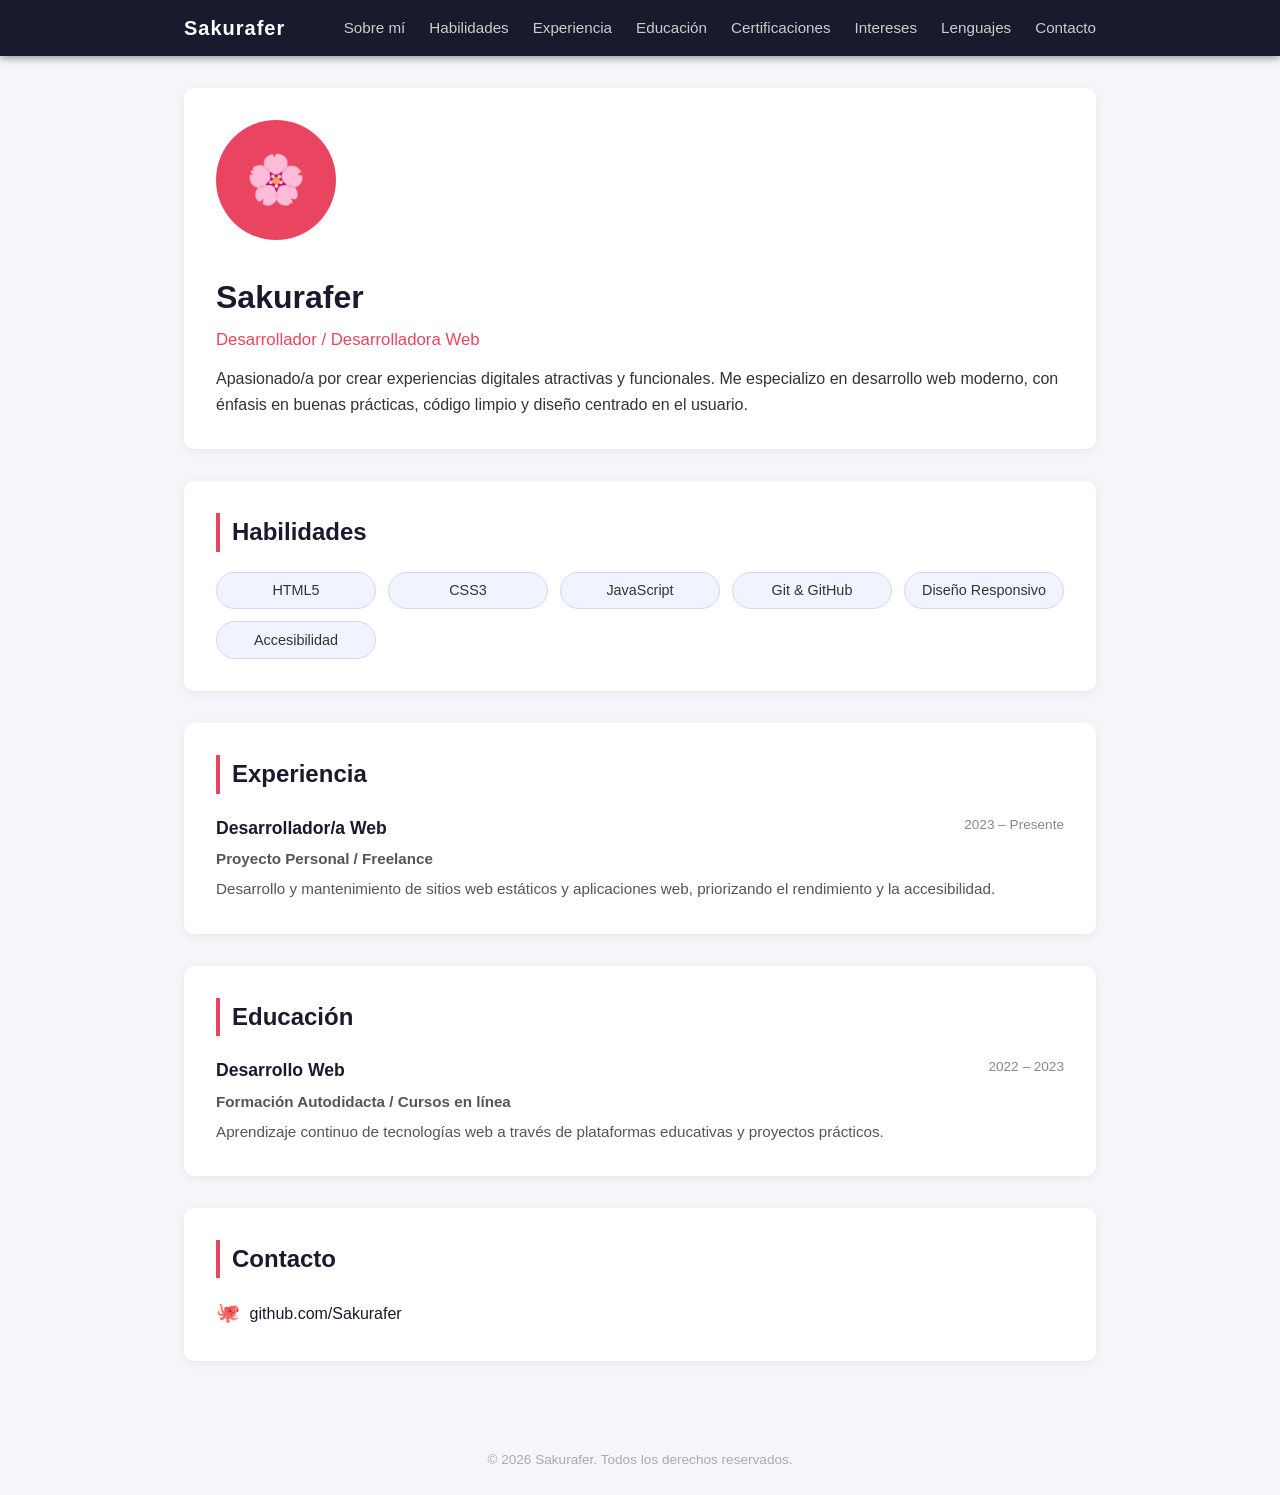
<file: index.html>
<!DOCTYPE html>
<html lang="es">
<head>
  <meta charset="UTF-8" />
  <meta name="viewport" content="width=device-width, initial-scale=1.0" />
  <title>CV – Sakurafer</title>
  <link rel="stylesheet" href="styles.css" />
</head>
<body class="page-home">

  <!-- Navigation -->
  <header>
    <nav>
      <span class="brand">Sakurafer</span>
      <ul>
        <li><a href="#about">Sobre mí</a></li>
        <li><a href="skills.html">Habilidades</a></li>
        <li><a href="experiencia.html">Experiencia</a></li>
        <li><a href="educacion.html">Educación</a></li>
        <li><a href="certificaciones.html">Certificaciones</a></li>
        <li><a href="intereses.html">Intereses</a></li>
        <li><a href="lenguajes.html">Lenguajes</a></li>
        <li><a href="#contact">Contacto</a></li>
      </ul>
    </nav>
  </header>

  <main>

    <!-- About -->
    <section id="about">
      <div class="avatar">🌸</div>
      <div class="about-text">
        <h1>Sakurafer</h1>
        <p class="tagline">Desarrollador / Desarrolladora Web</p>
        <p>
          Apasionado/a por crear experiencias digitales atractivas y funcionales.
          Me especializo en desarrollo web moderno, con énfasis en buenas prácticas,
          código limpio y diseño centrado en el usuario.
        </p>
      </div>
    </section>

    <!-- Skills -->
    <section id="skills">
      <h2>Habilidades</h2>
      <div class="skills-grid">
        <span class="skill-tag">HTML5</span>
        <span class="skill-tag">CSS3</span>
        <span class="skill-tag">JavaScript</span>
        <span class="skill-tag">Git &amp; GitHub</span>
        <span class="skill-tag">Diseño Responsivo</span>
        <span class="skill-tag">Accesibilidad</span>
      </div>
    </section>

    <!-- Experience -->
    <section id="experience">
      <h2>Experiencia</h2>

      <div class="entry">
        <div class="entry-header">
          <h3>Desarrollador/a Web</h3>
          <span class="date">2023 – Presente</span>
        </div>
        <p class="entry-company">Proyecto Personal / Freelance</p>
        <p>
          Desarrollo y mantenimiento de sitios web estáticos y aplicaciones web,
          priorizando el rendimiento y la accesibilidad.
        </p>
      </div>

    </section>

    <!-- Education -->
    <section id="education">
      <h2>Educación</h2>

      <div class="entry">
        <div class="entry-header">
          <h3>Desarrollo Web</h3>
          <span class="date">2022 – 2023</span>
        </div>
        <p class="entry-company">Formación Autodidacta / Cursos en línea</p>
        <p>
          Aprendizaje continuo de tecnologías web a través de plataformas educativas
          y proyectos prácticos.
        </p>
      </div>

    </section>

    <!-- Contact -->
    <section id="contact">
      <h2>Contacto</h2>
      <ul class="contact-list">
        <li>
          <span class="contact-icon">🐙</span>
          <a href="https://github.com/Sakurafer" target="_blank" rel="noopener noreferrer">
            github.com/Sakurafer
          </a>
        </li>
      </ul>
    </section>

  </main>

  <footer>
    <p>&copy; <span id="year">2026</span> Sakurafer. Todos los derechos reservados.</p>
  </footer>

  <script>
    document.getElementById('year').textContent = new Date().getFullYear();
  </script>

</body>
</html>
</file>
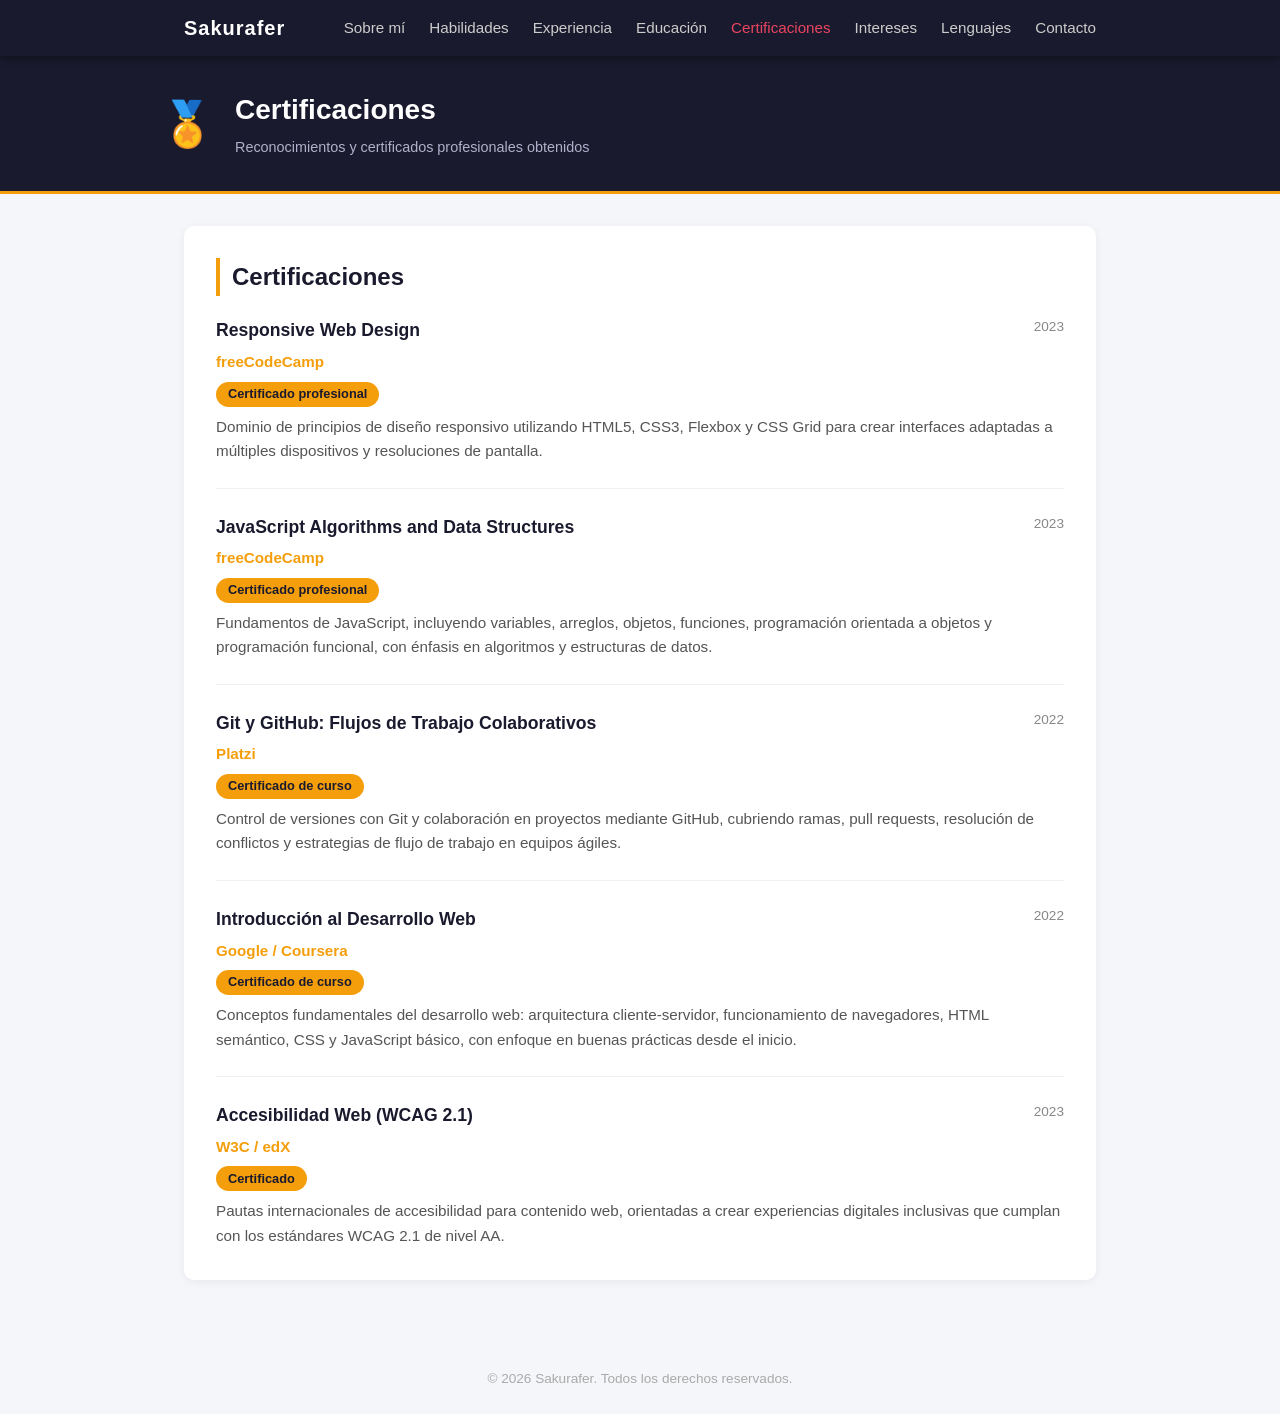
<file: certificaciones.html>
<!DOCTYPE html>
<html lang="es">
<head>
  <meta charset="UTF-8" />
  <meta name="viewport" content="width=device-width, initial-scale=1.0" />
  <title>Certificaciones – Sakurafer</title>
  <link rel="stylesheet" href="styles.css" />
</head>
<body class="page-certificaciones">

  <!-- Navigation -->
  <header>
    <nav>
      <a href="index.html" class="brand">Sakurafer</a>
      <ul>
        <li><a href="index.html#about">Sobre mí</a></li>
        <li><a href="skills.html">Habilidades</a></li>
        <li><a href="experiencia.html">Experiencia</a></li>
        <li><a href="educacion.html">Educación</a></li>
        <li><a href="certificaciones.html" class="active">Certificaciones</a></li>
        <li><a href="intereses.html">Intereses</a></li>
        <li><a href="lenguajes.html">Lenguajes</a></li>
        <li><a href="index.html#contact">Contacto</a></li>
      </ul>
    </nav>
  </header>

  <!-- Page banner -->
  <div class="page-banner">
    <div class="banner-inner">
      <span class="banner-icon">🏅</span>
      <div class="banner-text">
        <h1>Certificaciones</h1>
        <p>Reconocimientos y certificados profesionales obtenidos</p>
      </div>
    </div>
  </div>

  <main>

    <!-- Certifications -->
    <section id="certificaciones">
      <h2>Certificaciones</h2>

      <ul class="certifications-list">

        <li class="entry">
          <div class="entry-header">
            <h3>Responsive Web Design</h3>
            <span class="date">2023</span>
          </div>
          <p class="entry-issuer">freeCodeCamp</p>
          <span class="entry-credential">Certificado profesional</span>
          <p>
            Dominio de principios de diseño responsivo utilizando HTML5, CSS3,
            Flexbox y CSS Grid para crear interfaces adaptadas a múltiples
            dispositivos y resoluciones de pantalla.
          </p>
        </li>

        <li class="entry">
          <div class="entry-header">
            <h3>JavaScript Algorithms and Data Structures</h3>
            <span class="date">2023</span>
          </div>
          <p class="entry-issuer">freeCodeCamp</p>
          <span class="entry-credential">Certificado profesional</span>
          <p>
            Fundamentos de JavaScript, incluyendo variables, arreglos, objetos,
            funciones, programación orientada a objetos y programación funcional,
            con énfasis en algoritmos y estructuras de datos.
          </p>
        </li>

        <li class="entry">
          <div class="entry-header">
            <h3>Git y GitHub: Flujos de Trabajo Colaborativos</h3>
            <span class="date">2022</span>
          </div>
          <p class="entry-issuer">Platzi</p>
          <span class="entry-credential">Certificado de curso</span>
          <p>
            Control de versiones con Git y colaboración en proyectos mediante
            GitHub, cubriendo ramas, pull requests, resolución de conflictos y
            estrategias de flujo de trabajo en equipos ágiles.
          </p>
        </li>

        <li class="entry">
          <div class="entry-header">
            <h3>Introducción al Desarrollo Web</h3>
            <span class="date">2022</span>
          </div>
          <p class="entry-issuer">Google / Coursera</p>
          <span class="entry-credential">Certificado de curso</span>
          <p>
            Conceptos fundamentales del desarrollo web: arquitectura cliente-servidor,
            funcionamiento de navegadores, HTML semántico, CSS y JavaScript básico,
            con enfoque en buenas prácticas desde el inicio.
          </p>
        </li>

        <li class="entry">
          <div class="entry-header">
            <h3>Accesibilidad Web (WCAG 2.1)</h3>
            <span class="date">2023</span>
          </div>
          <p class="entry-issuer">W3C / edX</p>
          <span class="entry-credential">Certificado</span>
          <p>
            Pautas internacionales de accesibilidad para contenido web, orientadas
            a crear experiencias digitales inclusivas que cumplan con los estándares
            WCAG 2.1 de nivel AA.
          </p>
        </li>

      </ul>
    </section>

  </main>

  <footer>
    <p>&copy; <span id="year">2026</span> Sakurafer. Todos los derechos reservados.</p>
  </footer>

  <script>
    document.getElementById('year').textContent = new Date().getFullYear();
  </script>

</body>
</html>
</file>
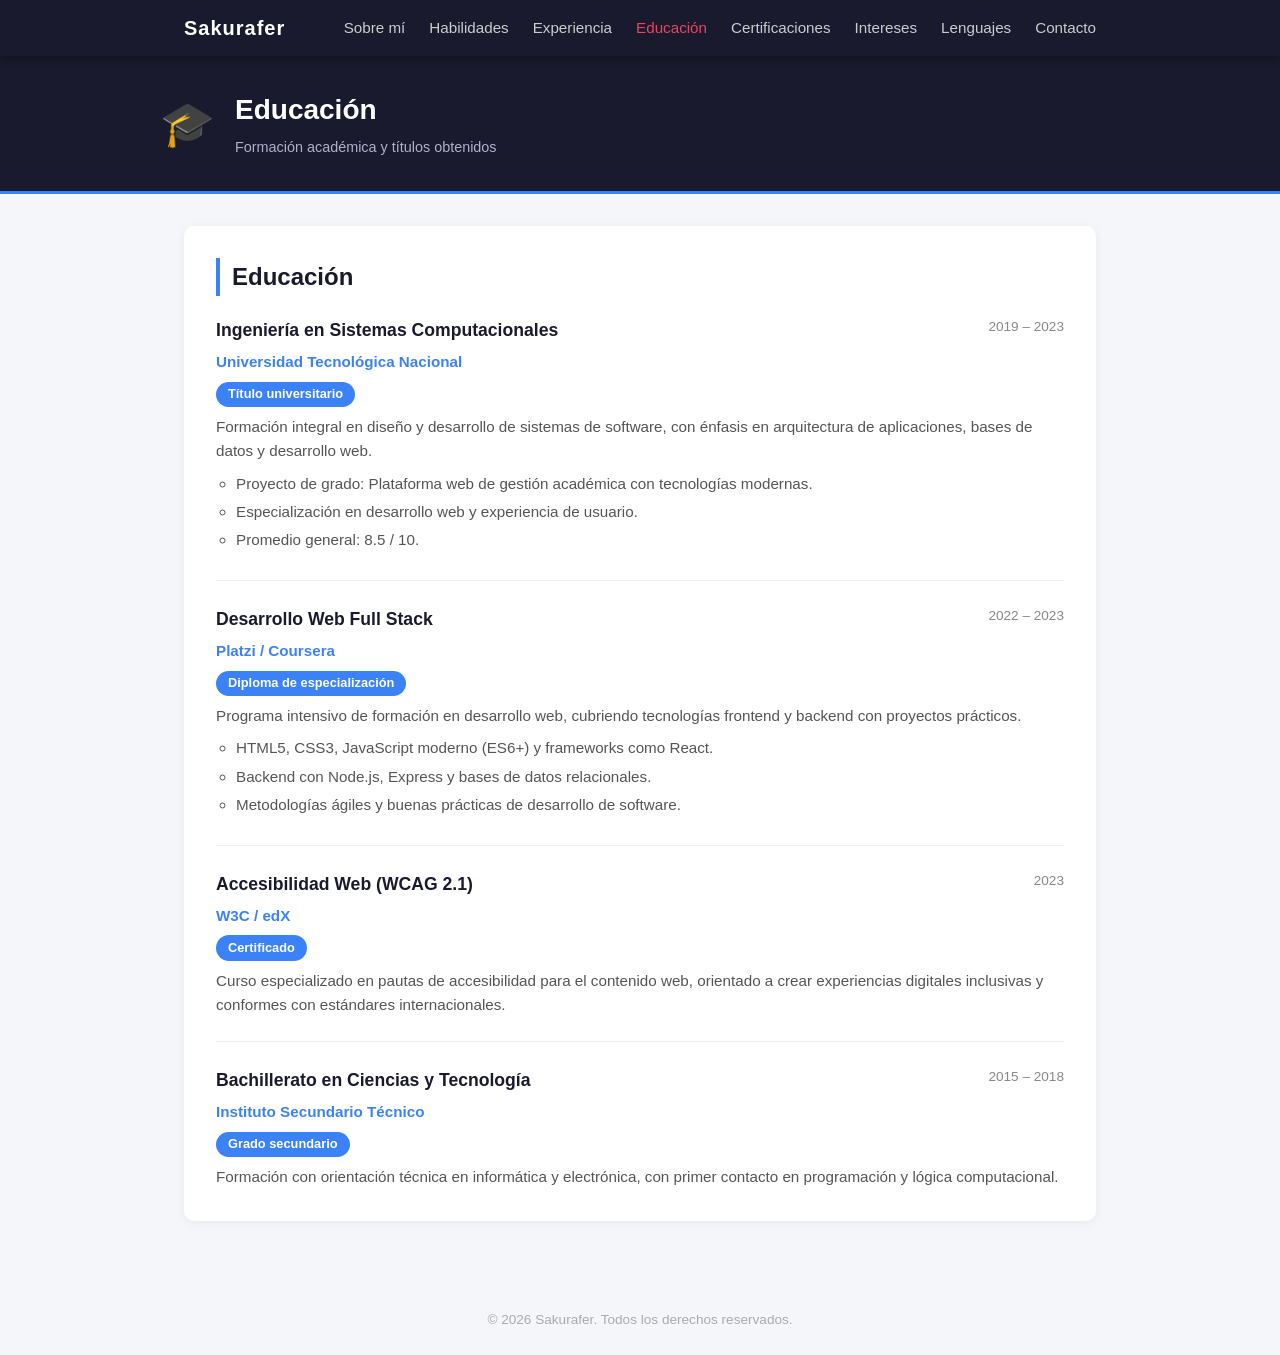
<file: educacion.html>
<!DOCTYPE html>
<html lang="es">
<head>
  <meta charset="UTF-8" />
  <meta name="viewport" content="width=device-width, initial-scale=1.0" />
  <title>Educación – Sakurafer</title>
  <link rel="stylesheet" href="styles.css" />
</head>
<body class="page-educacion">

  <!-- Navigation -->
  <header>
    <nav>
      <a href="index.html" class="brand">Sakurafer</a>
      <ul>
        <li><a href="index.html#about">Sobre mí</a></li>
        <li><a href="skills.html">Habilidades</a></li>
        <li><a href="experiencia.html">Experiencia</a></li>
        <li><a href="educacion.html" class="active">Educación</a></li>
        <li><a href="certificaciones.html">Certificaciones</a></li>
        <li><a href="intereses.html">Intereses</a></li>
        <li><a href="lenguajes.html">Lenguajes</a></li>
        <li><a href="index.html#contact">Contacto</a></li>
      </ul>
    </nav>
  </header>

  <!-- Page banner -->
  <div class="page-banner">
    <div class="banner-inner">
      <span class="banner-icon">🎓</span>
      <div class="banner-text">
        <h1>Educación</h1>
        <p>Formación académica y títulos obtenidos</p>
      </div>
    </div>
  </div>

  <main>

    <!-- Education -->
    <section id="educacion">
      <h2>Educación</h2>

      <ul class="education-list">

        <li class="entry">
          <div class="entry-header">
            <h3>Ingeniería en Sistemas Computacionales</h3>
            <span class="date">2019 – 2023</span>
          </div>
          <p class="entry-institution">Universidad Tecnológica Nacional</p>
          <span class="entry-credential">Título universitario</span>
          <p>
            Formación integral en diseño y desarrollo de sistemas de software,
            con énfasis en arquitectura de aplicaciones, bases de datos y
            desarrollo web.
          </p>
          <ul>
            <li>Proyecto de grado: Plataforma web de gestión académica con tecnologías modernas.</li>
            <li>Especialización en desarrollo web y experiencia de usuario.</li>
            <li>Promedio general: 8.5 / 10.</li>
          </ul>
        </li>

        <li class="entry">
          <div class="entry-header">
            <h3>Desarrollo Web Full Stack</h3>
            <span class="date">2022 – 2023</span>
          </div>
          <p class="entry-institution">Platzi / Coursera</p>
          <span class="entry-credential">Diploma de especialización</span>
          <p>
            Programa intensivo de formación en desarrollo web, cubriendo
            tecnologías frontend y backend con proyectos prácticos.
          </p>
          <ul>
            <li>HTML5, CSS3, JavaScript moderno (ES6+) y frameworks como React.</li>
            <li>Backend con Node.js, Express y bases de datos relacionales.</li>
            <li>Metodologías ágiles y buenas prácticas de desarrollo de software.</li>
          </ul>
        </li>

        <li class="entry">
          <div class="entry-header">
            <h3>Accesibilidad Web (WCAG 2.1)</h3>
            <span class="date">2023</span>
          </div>
          <p class="entry-institution">W3C / edX</p>
          <span class="entry-credential">Certificado</span>
          <p>
            Curso especializado en pautas de accesibilidad para el contenido web,
            orientado a crear experiencias digitales inclusivas y conformes con
            estándares internacionales.
          </p>
        </li>

        <li class="entry">
          <div class="entry-header">
            <h3>Bachillerato en Ciencias y Tecnología</h3>
            <span class="date">2015 – 2018</span>
          </div>
          <p class="entry-institution">Instituto Secundario Técnico</p>
          <span class="entry-credential">Grado secundario</span>
          <p>
            Formación con orientación técnica en informática y electrónica,
            con primer contacto en programación y lógica computacional.
          </p>
        </li>

      </ul>
    </section>

  </main>

  <footer>
    <p>&copy; <span id="year">2026</span> Sakurafer. Todos los derechos reservados.</p>
  </footer>

  <script>
    document.getElementById('year').textContent = new Date().getFullYear();
  </script>

</body>
</html>
</file>
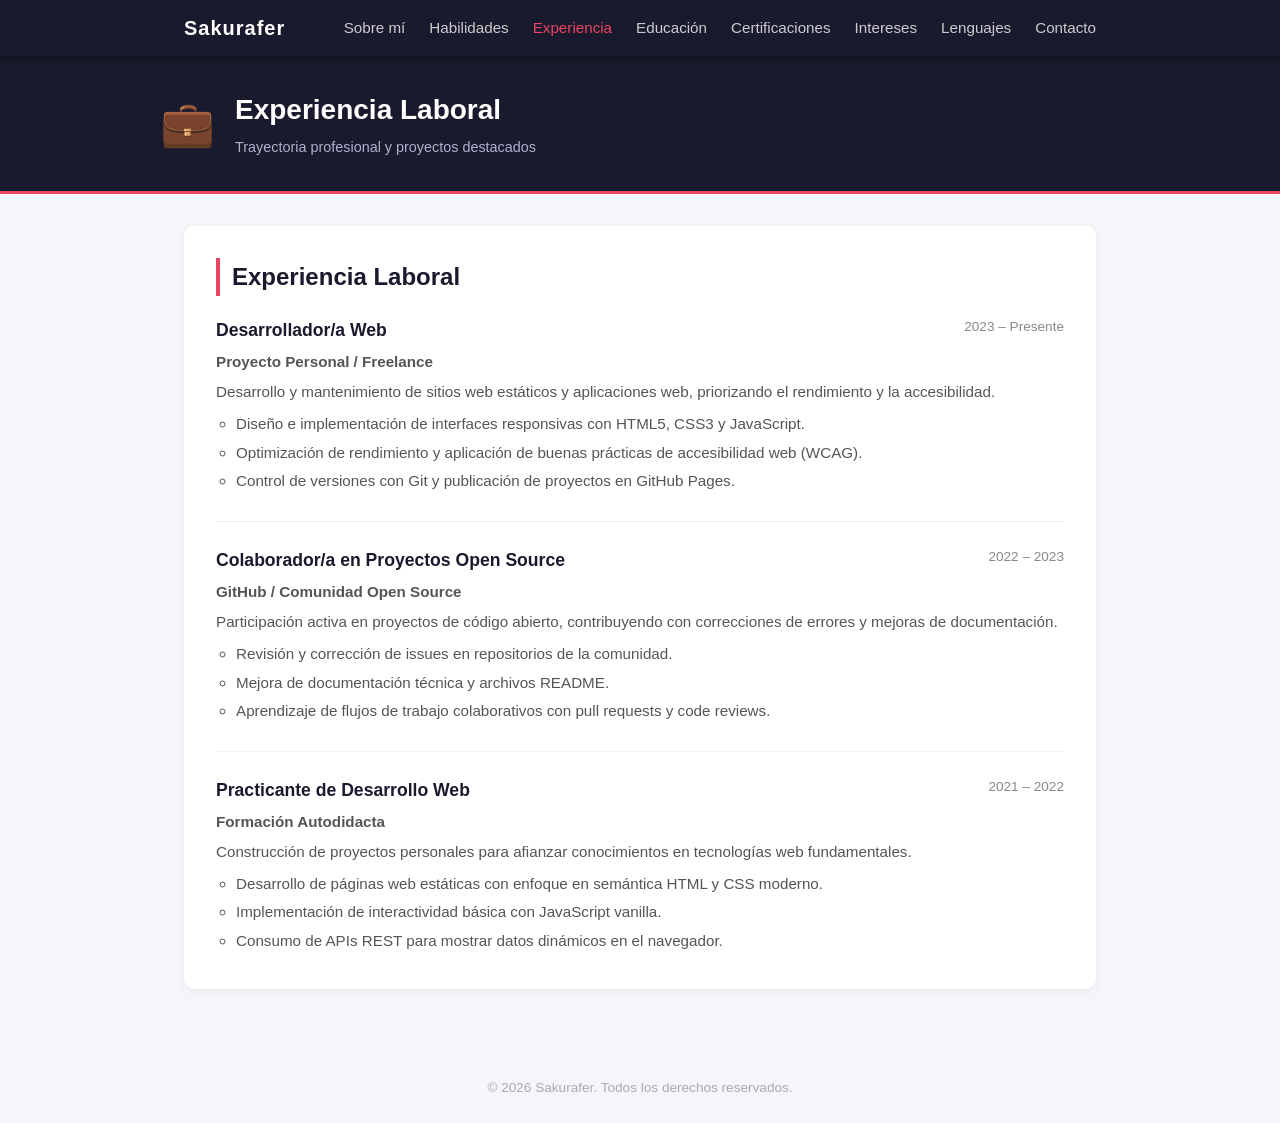
<file: experiencia.html>
<!DOCTYPE html>
<html lang="es">
<head>
  <meta charset="UTF-8" />
  <meta name="viewport" content="width=device-width, initial-scale=1.0" />
  <title>Experiencia Laboral – Sakurafer</title>
  <link rel="stylesheet" href="styles.css" />
</head>
<body class="page-experiencia">

  <!-- Navigation -->
  <header>
    <nav>
      <a href="index.html" class="brand">Sakurafer</a>
      <ul>
        <li><a href="index.html#about">Sobre mí</a></li>
        <li><a href="skills.html">Habilidades</a></li>
        <li><a href="experiencia.html" class="active">Experiencia</a></li>
        <li><a href="educacion.html">Educación</a></li>
        <li><a href="certificaciones.html">Certificaciones</a></li>
        <li><a href="intereses.html">Intereses</a></li>
        <li><a href="lenguajes.html">Lenguajes</a></li>
        <li><a href="index.html#contact">Contacto</a></li>
      </ul>
    </nav>
  </header>

  <!-- Page banner -->
  <div class="page-banner">
    <div class="banner-inner">
      <span class="banner-icon">💼</span>
      <div class="banner-text">
        <h1>Experiencia Laboral</h1>
        <p>Trayectoria profesional y proyectos destacados</p>
      </div>
    </div>
  </div>

  <main>

    <section id="experiencia">
      <h2>Experiencia Laboral</h2>

      <ul class="experience-list">

        <li class="entry">
          <div class="entry-header">
            <h3>Desarrollador/a Web</h3>
            <span class="date">2023 – Presente</span>
          </div>
          <p class="entry-company">Proyecto Personal / Freelance</p>
          <p>
            Desarrollo y mantenimiento de sitios web estáticos y aplicaciones web,
            priorizando el rendimiento y la accesibilidad.
          </p>
          <ul>
            <li>Diseño e implementación de interfaces responsivas con HTML5, CSS3 y JavaScript.</li>
            <li>Optimización de rendimiento y aplicación de buenas prácticas de accesibilidad web (WCAG).</li>
            <li>Control de versiones con Git y publicación de proyectos en GitHub Pages.</li>
          </ul>
        </li>

        <li class="entry">
          <div class="entry-header">
            <h3>Colaborador/a en Proyectos Open Source</h3>
            <span class="date">2022 – 2023</span>
          </div>
          <p class="entry-company">GitHub / Comunidad Open Source</p>
          <p>
            Participación activa en proyectos de código abierto, contribuyendo con
            correcciones de errores y mejoras de documentación.
          </p>
          <ul>
            <li>Revisión y corrección de issues en repositorios de la comunidad.</li>
            <li>Mejora de documentación técnica y archivos README.</li>
            <li>Aprendizaje de flujos de trabajo colaborativos con pull requests y code reviews.</li>
          </ul>
        </li>

        <li class="entry">
          <div class="entry-header">
            <h3>Practicante de Desarrollo Web</h3>
            <span class="date">2021 – 2022</span>
          </div>
          <p class="entry-company">Formación Autodidacta</p>
          <p>
            Construcción de proyectos personales para afianzar conocimientos en
            tecnologías web fundamentales.
          </p>
          <ul>
            <li>Desarrollo de páginas web estáticas con enfoque en semántica HTML y CSS moderno.</li>
            <li>Implementación de interactividad básica con JavaScript vanilla.</li>
            <li>Consumo de APIs REST para mostrar datos dinámicos en el navegador.</li>
          </ul>
        </li>

      </ul>
    </section>

  </main>

  <footer>
    <p>&copy; <span id="year">2026</span> Sakurafer. Todos los derechos reservados.</p>
  </footer>

  <script>
    document.getElementById('year').textContent = new Date().getFullYear();
  </script>

</body>
</html>
</file>
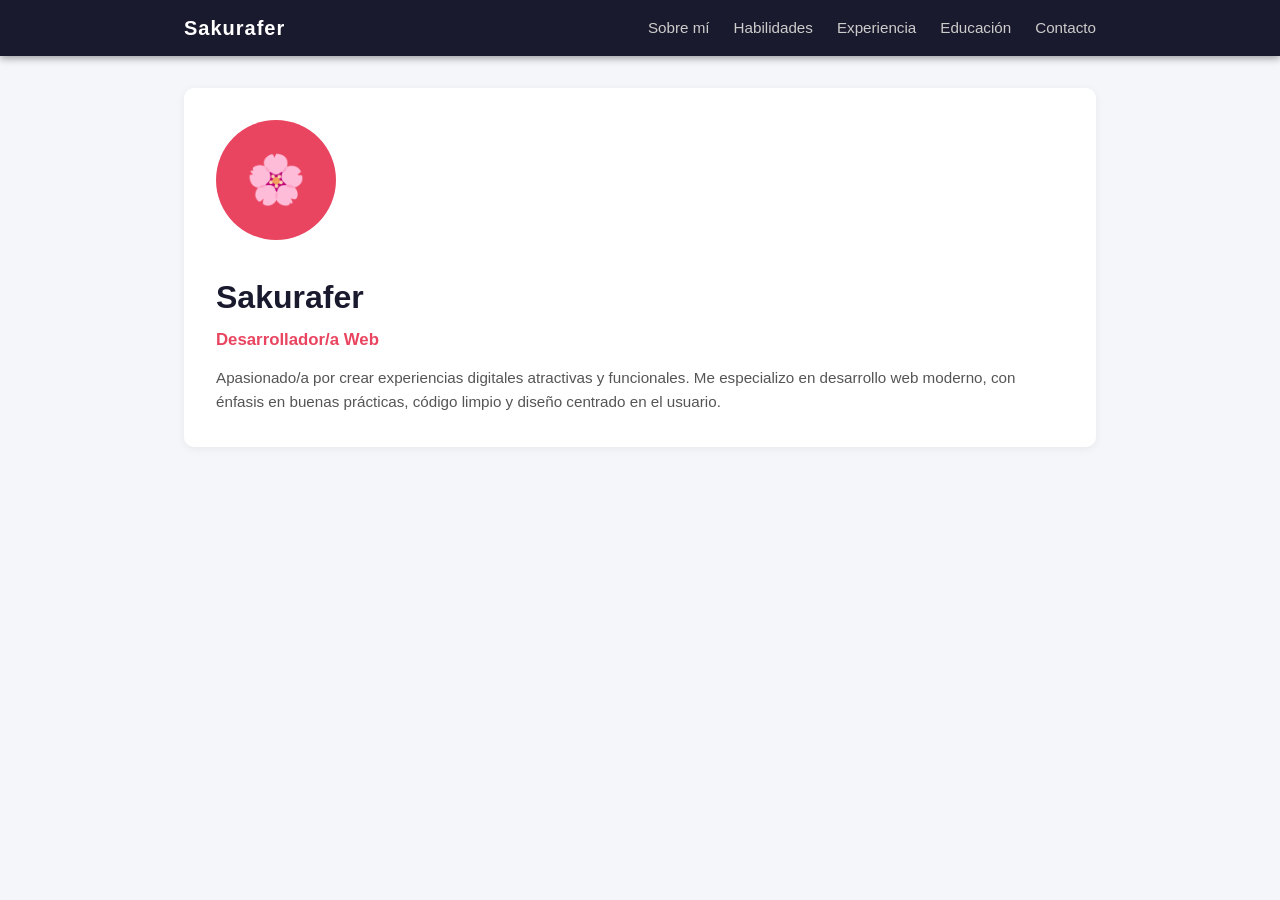
<file: header.html>
<!DOCTYPE html>
<html lang="es">
<head>
  <meta charset="UTF-8" />
  <meta name="viewport" content="width=device-width, initial-scale=1.0" />
  <title>Header – CV Sakurafer</title>
  <link rel="stylesheet" href="styles.css" />
</head>
<body>

  <!-- Navigation bar -->
  <header>
    <nav>
      <span class="brand">Sakurafer</span>
      <ul>
        <li><a href="index.html#about">Sobre mí</a></li>
        <li><a href="index.html#skills">Habilidades</a></li>
        <li><a href="experiencia.html">Experiencia</a></li>
        <li><a href="index.html#education">Educación</a></li>
        <li><a href="index.html#contact">Contacto</a></li>
      </ul>
    </nav>
  </header>

  <!-- Personal data header -->
  <div class="cv-header">
    <div class="cv-header-card">
      <div class="avatar">🌸</div>
      <div class="header-text">
        <h1>Sakurafer</h1>
        <p class="tagline">Desarrollador/a Web</p>
        <p class="intro">
          Apasionado/a por crear experiencias digitales atractivas y funcionales.
          Me especializo en desarrollo web moderno, con énfasis en buenas prácticas,
          código limpio y diseño centrado en el usuario.
        </p>
      </div>
    </div>
  </div>

</body>
</html>
</file>
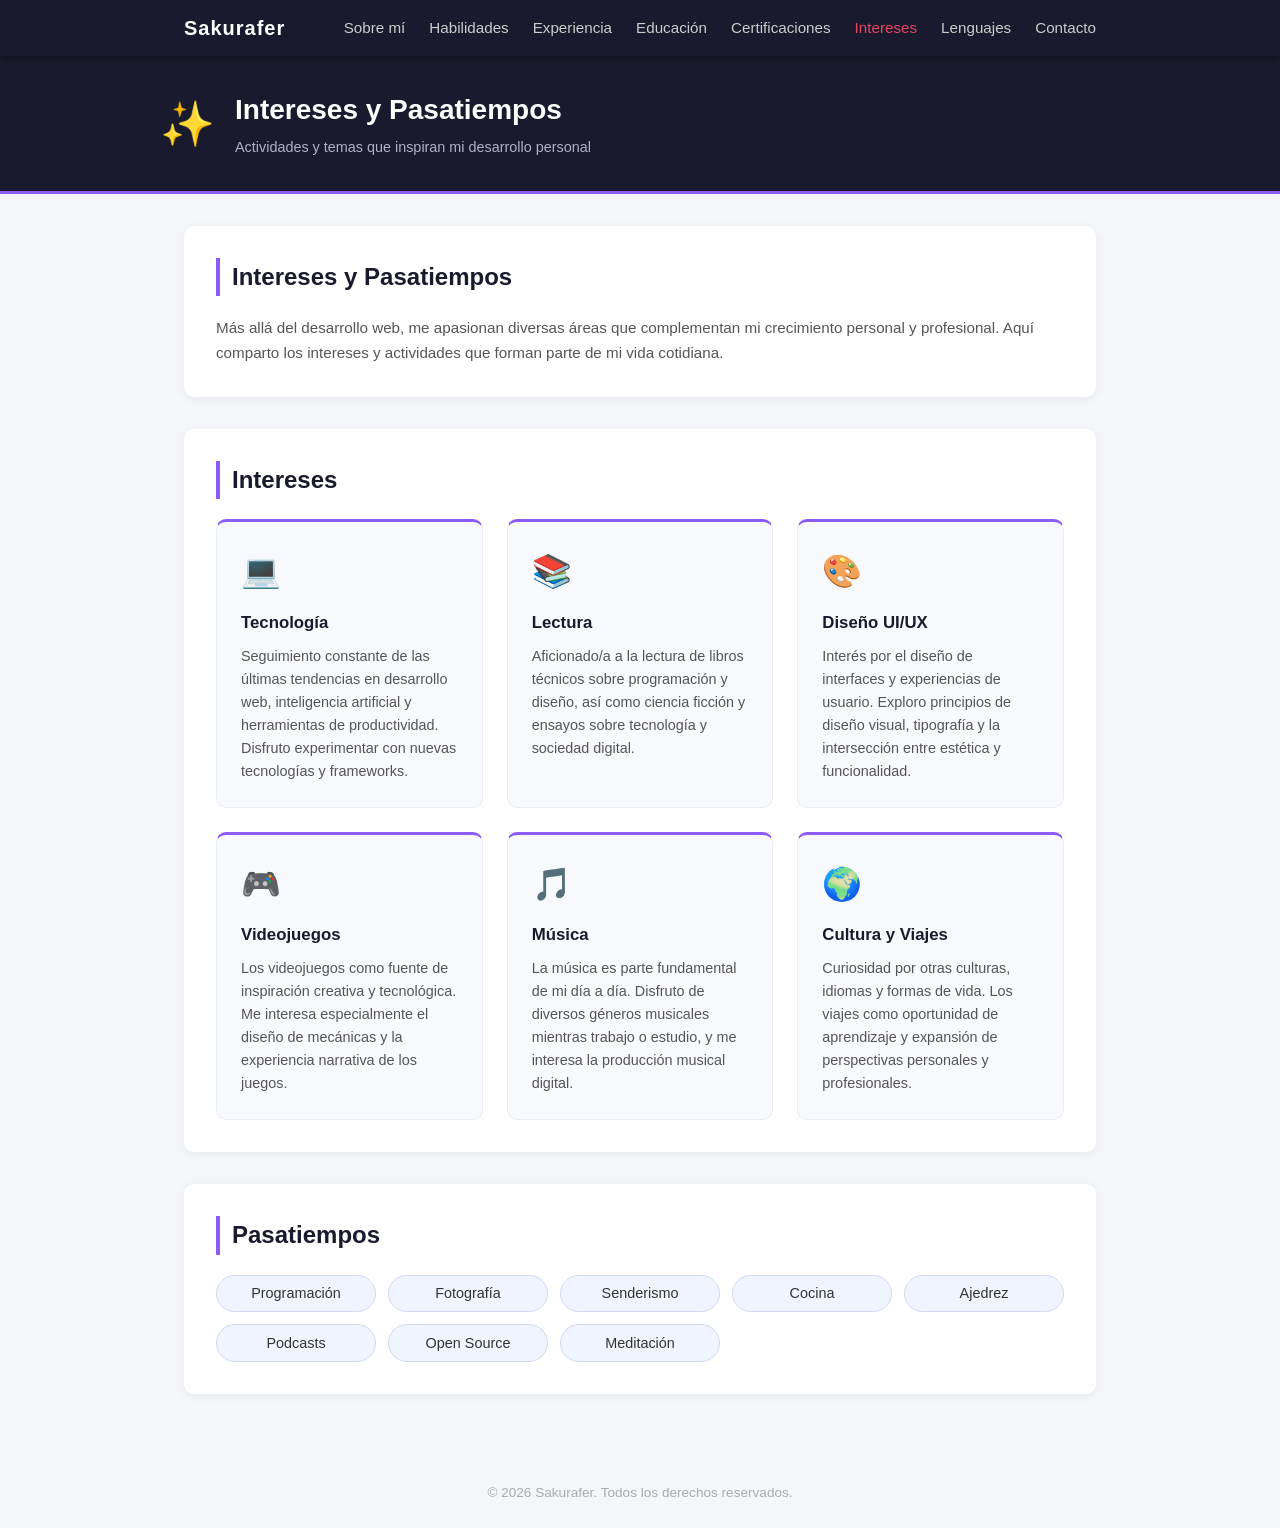
<file: intereses.html>
<!DOCTYPE html>
<html lang="es">
<head>
  <meta charset="UTF-8" />
  <meta name="viewport" content="width=device-width, initial-scale=1.0" />
  <title>Intereses – Sakurafer</title>
  <link rel="stylesheet" href="styles.css" />
</head>
<body class="page-intereses">

  <!-- Navigation -->
  <header>
    <nav>
      <a href="index.html" class="brand">Sakurafer</a>
      <ul>
        <li><a href="index.html#about">Sobre mí</a></li>
        <li><a href="skills.html">Habilidades</a></li>
        <li><a href="experiencia.html">Experiencia</a></li>
        <li><a href="educacion.html">Educación</a></li>
        <li><a href="certificaciones.html">Certificaciones</a></li>
        <li><a href="intereses.html" class="active">Intereses</a></li>
        <li><a href="lenguajes.html">Lenguajes</a></li>
        <li><a href="index.html#contact">Contacto</a></li>
      </ul>
    </nav>
  </header>

  <!-- Page banner -->
  <div class="page-banner">
    <div class="banner-inner">
      <span class="banner-icon">✨</span>
      <div class="banner-text">
        <h1>Intereses y Pasatiempos</h1>
        <p>Actividades y temas que inspiran mi desarrollo personal</p>
      </div>
    </div>
  </div>

  <main>

    <!-- Intro -->
    <section id="intereses-intro">
      <h2>Intereses y Pasatiempos</h2>
      <p class="intro-text">
        Más allá del desarrollo web, me apasionan diversas áreas que complementan
        mi crecimiento personal y profesional. Aquí comparto los intereses y
        actividades que forman parte de mi vida cotidiana.
      </p>
    </section>

    <!-- Interests -->
    <section id="intereses">
      <h2>Intereses</h2>
      <div class="interests-grid">

        <div class="interest-card">
          <span class="card-icon">💻</span>
          <h3>Tecnología</h3>
          <p>
            Seguimiento constante de las últimas tendencias en desarrollo web,
            inteligencia artificial y herramientas de productividad. Disfruto
            experimentar con nuevas tecnologías y frameworks.
          </p>
        </div>

        <div class="interest-card">
          <span class="card-icon">📚</span>
          <h3>Lectura</h3>
          <p>
            Aficionado/a a la lectura de libros técnicos sobre programación y
            diseño, así como ciencia ficción y ensayos sobre tecnología y
            sociedad digital.
          </p>
        </div>

        <div class="interest-card">
          <span class="card-icon">🎨</span>
          <h3>Diseño UI/UX</h3>
          <p>
            Interés por el diseño de interfaces y experiencias de usuario.
            Exploro principios de diseño visual, tipografía y la intersección
            entre estética y funcionalidad.
          </p>
        </div>

        <div class="interest-card">
          <span class="card-icon">🎮</span>
          <h3>Videojuegos</h3>
          <p>
            Los videojuegos como fuente de inspiración creativa y tecnológica.
            Me interesa especialmente el diseño de mecánicas y la experiencia
            narrativa de los juegos.
          </p>
        </div>

        <div class="interest-card">
          <span class="card-icon">🎵</span>
          <h3>Música</h3>
          <p>
            La música es parte fundamental de mi día a día. Disfruto de
            diversos géneros musicales mientras trabajo o estudio, y me
            interesa la producción musical digital.
          </p>
        </div>

        <div class="interest-card">
          <span class="card-icon">🌍</span>
          <h3>Cultura y Viajes</h3>
          <p>
            Curiosidad por otras culturas, idiomas y formas de vida. Los
            viajes como oportunidad de aprendizaje y expansión de perspectivas
            personales y profesionales.
          </p>
        </div>

      </div>
    </section>

    <!-- Hobbies -->
    <section id="pasatiempos">
      <h2>Pasatiempos</h2>
      <div class="hobbies-grid">
        <span class="hobby-tag">Programación</span>
        <span class="hobby-tag">Fotografía</span>
        <span class="hobby-tag">Senderismo</span>
        <span class="hobby-tag">Cocina</span>
        <span class="hobby-tag">Ajedrez</span>
        <span class="hobby-tag">Podcasts</span>
        <span class="hobby-tag">Open Source</span>
        <span class="hobby-tag">Meditación</span>
      </div>
    </section>

  </main>

  <footer>
    <p>&copy; <span id="year">2026</span> Sakurafer. Todos los derechos reservados.</p>
  </footer>

  <script>
    document.getElementById('year').textContent = new Date().getFullYear();
  </script>

</body>
</html>
</file>
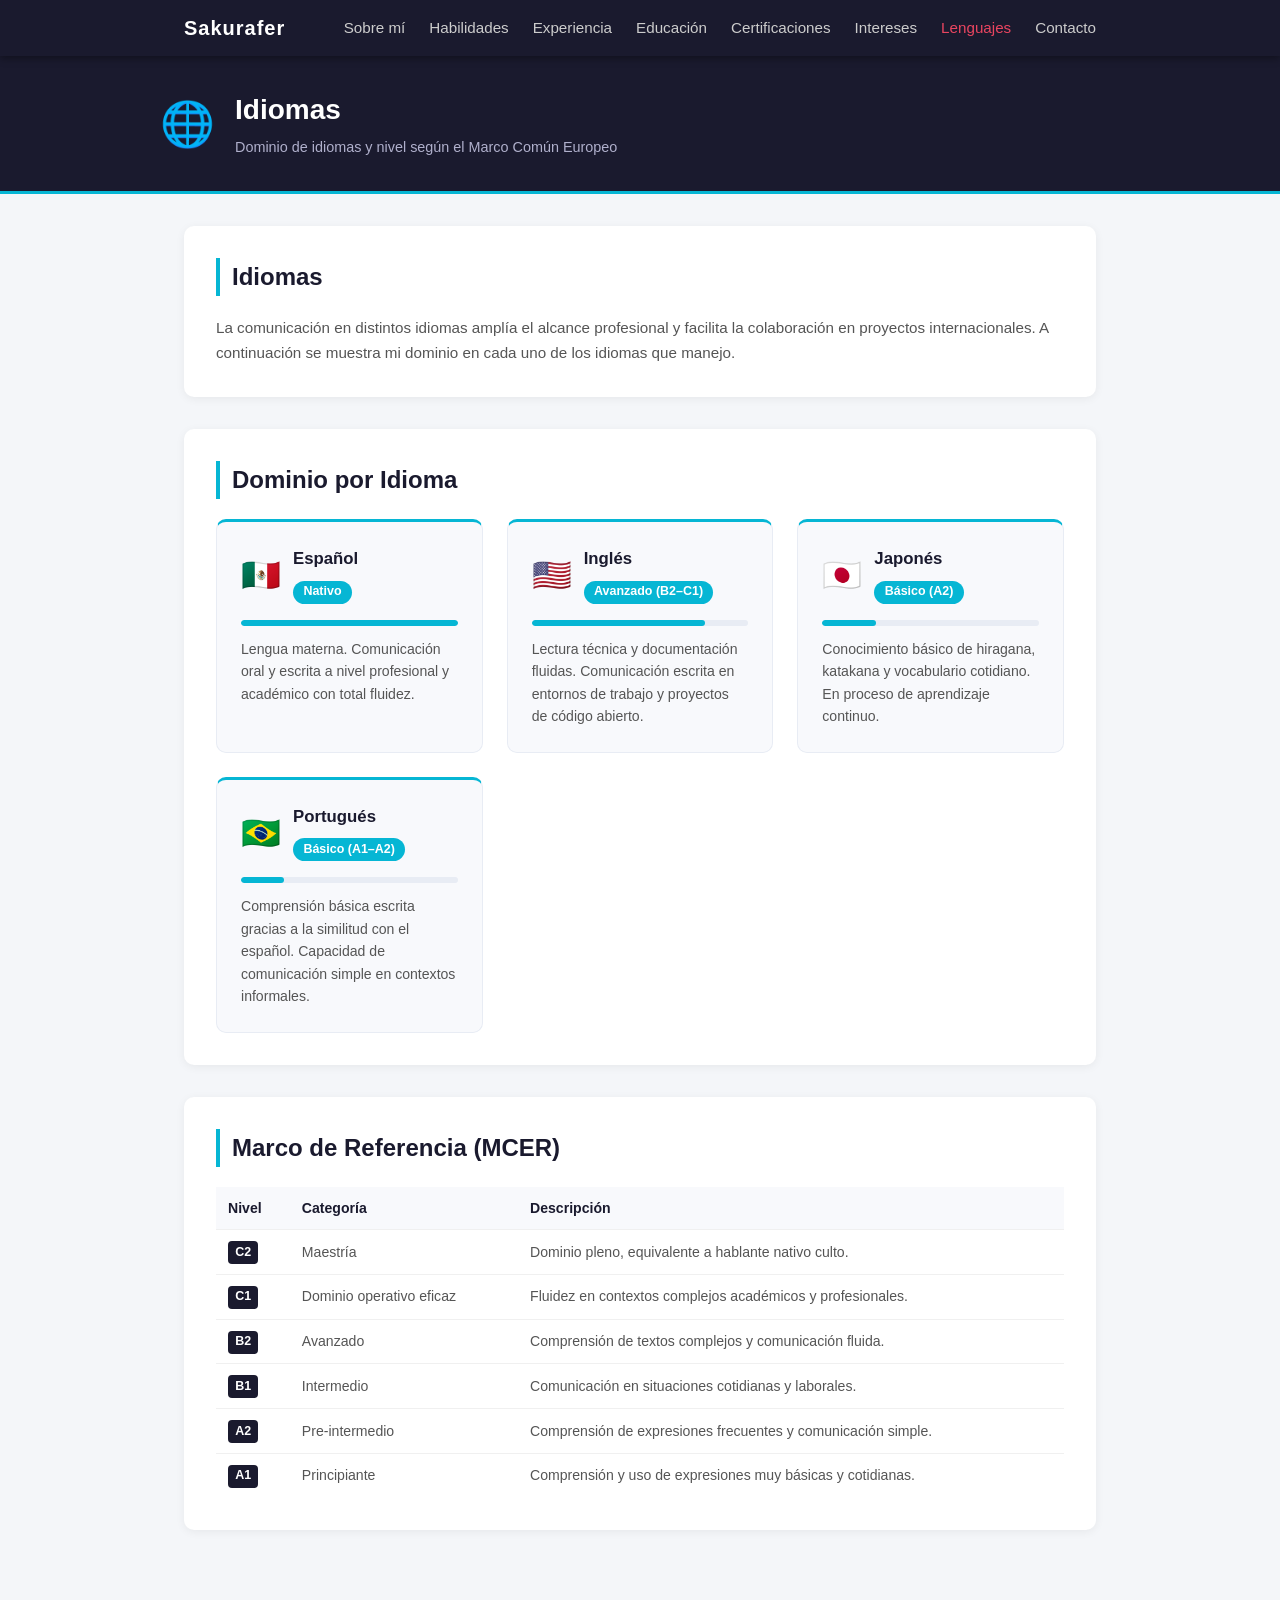
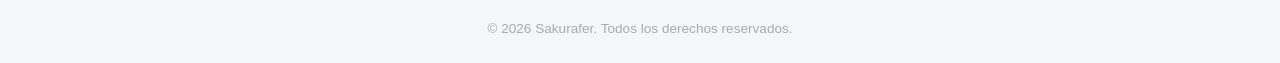
<file: lenguajes.html>
<!DOCTYPE html>
<html lang="es">
<head>
  <meta charset="UTF-8" />
  <meta name="viewport" content="width=device-width, initial-scale=1.0" />
  <title>Lenguajes – Sakurafer</title>
  <link rel="stylesheet" href="styles.css" />
</head>
<body class="page-lenguajes">

  <!-- Navigation -->
  <header>
    <nav>
      <a href="index.html" class="brand">Sakurafer</a>
      <ul>
        <li><a href="index.html#about">Sobre mí</a></li>
        <li><a href="skills.html">Habilidades</a></li>
        <li><a href="experiencia.html">Experiencia</a></li>
        <li><a href="educacion.html">Educación</a></li>
        <li><a href="certificaciones.html">Certificaciones</a></li>
        <li><a href="intereses.html">Intereses</a></li>
        <li><a href="lenguajes.html" class="active">Lenguajes</a></li>
        <li><a href="index.html#contact">Contacto</a></li>
      </ul>
    </nav>
  </header>

  <!-- Page banner -->
  <div class="page-banner">
    <div class="banner-inner">
      <span class="banner-icon">🌐</span>
      <div class="banner-text">
        <h1>Idiomas</h1>
        <p>Dominio de idiomas y nivel según el Marco Común Europeo</p>
      </div>
    </div>
  </div>

  <main>

    <!-- Intro -->
    <section id="lenguajes-intro">
      <h2>Idiomas</h2>
      <p class="intro-text">
        La comunicación en distintos idiomas amplía el alcance profesional y
        facilita la colaboración en proyectos internacionales. A continuación
        se muestra mi dominio en cada uno de los idiomas que manejo.
      </p>
    </section>

    <!-- Languages -->
    <section id="lenguajes">
      <h2>Dominio por Idioma</h2>
      <div class="languages-grid">

        <div class="language-card">
          <div class="language-card-header">
            <span class="language-flag">🇲🇽</span>
            <div class="language-info">
              <h3>Español</h3>
              <span class="language-level">Nativo</span>
            </div>
          </div>
          <div class="language-bar"><div class="language-bar-fill" style="width:100%"></div></div>
          <p class="language-desc">
            Lengua materna. Comunicación oral y escrita a nivel profesional y
            académico con total fluidez.
          </p>
        </div>

        <div class="language-card">
          <div class="language-card-header">
            <span class="language-flag">🇺🇸</span>
            <div class="language-info">
              <h3>Inglés</h3>
              <span class="language-level">Avanzado (B2–C1)</span>
            </div>
          </div>
          <div class="language-bar"><div class="language-bar-fill" style="width:80%"></div></div>
          <p class="language-desc">
            Lectura técnica y documentación fluidas. Comunicación escrita en
            entornos de trabajo y proyectos de código abierto.
          </p>
        </div>

        <div class="language-card">
          <div class="language-card-header">
            <span class="language-flag">🇯🇵</span>
            <div class="language-info">
              <h3>Japonés</h3>
              <span class="language-level">Básico (A2)</span>
            </div>
          </div>
          <div class="language-bar"><div class="language-bar-fill" style="width:25%"></div></div>
          <p class="language-desc">
            Conocimiento básico de hiragana, katakana y vocabulario cotidiano.
            En proceso de aprendizaje continuo.
          </p>
        </div>

        <div class="language-card">
          <div class="language-card-header">
            <span class="language-flag">🇧🇷</span>
            <div class="language-info">
              <h3>Portugués</h3>
              <span class="language-level">Básico (A1–A2)</span>
            </div>
          </div>
          <div class="language-bar"><div class="language-bar-fill" style="width:20%"></div></div>
          <p class="language-desc">
            Comprensión básica escrita gracias a la similitud con el español.
            Capacidad de comunicación simple en contextos informales.
          </p>
        </div>

      </div>
    </section>

    <!-- CEFR Reference -->
    <section id="cefr">
      <h2>Marco de Referencia (MCER)</h2>
      <table class="cefr-table">
        <thead>
          <tr>
            <th>Nivel</th>
            <th>Categoría</th>
            <th>Descripción</th>
          </tr>
        </thead>
        <tbody>
          <tr>
            <td><span class="cefr-badge">C2</span></td>
            <td>Maestría</td>
            <td>Dominio pleno, equivalente a hablante nativo culto.</td>
          </tr>
          <tr>
            <td><span class="cefr-badge">C1</span></td>
            <td>Dominio operativo eficaz</td>
            <td>Fluidez en contextos complejos académicos y profesionales.</td>
          </tr>
          <tr>
            <td><span class="cefr-badge">B2</span></td>
            <td>Avanzado</td>
            <td>Comprensión de textos complejos y comunicación fluida.</td>
          </tr>
          <tr>
            <td><span class="cefr-badge">B1</span></td>
            <td>Intermedio</td>
            <td>Comunicación en situaciones cotidianas y laborales.</td>
          </tr>
          <tr>
            <td><span class="cefr-badge">A2</span></td>
            <td>Pre-intermedio</td>
            <td>Comprensión de expresiones frecuentes y comunicación simple.</td>
          </tr>
          <tr>
            <td><span class="cefr-badge">A1</span></td>
            <td>Principiante</td>
            <td>Comprensión y uso de expresiones muy básicas y cotidianas.</td>
          </tr>
        </tbody>
      </table>
    </section>

  </main>

  <footer>
    <p>&copy; <span id="year">2026</span> Sakurafer. Todos los derechos reservados.</p>
  </footer>

  <script>
    document.getElementById('year').textContent = new Date().getFullYear();
  </script>

</body>
</html>
</file>
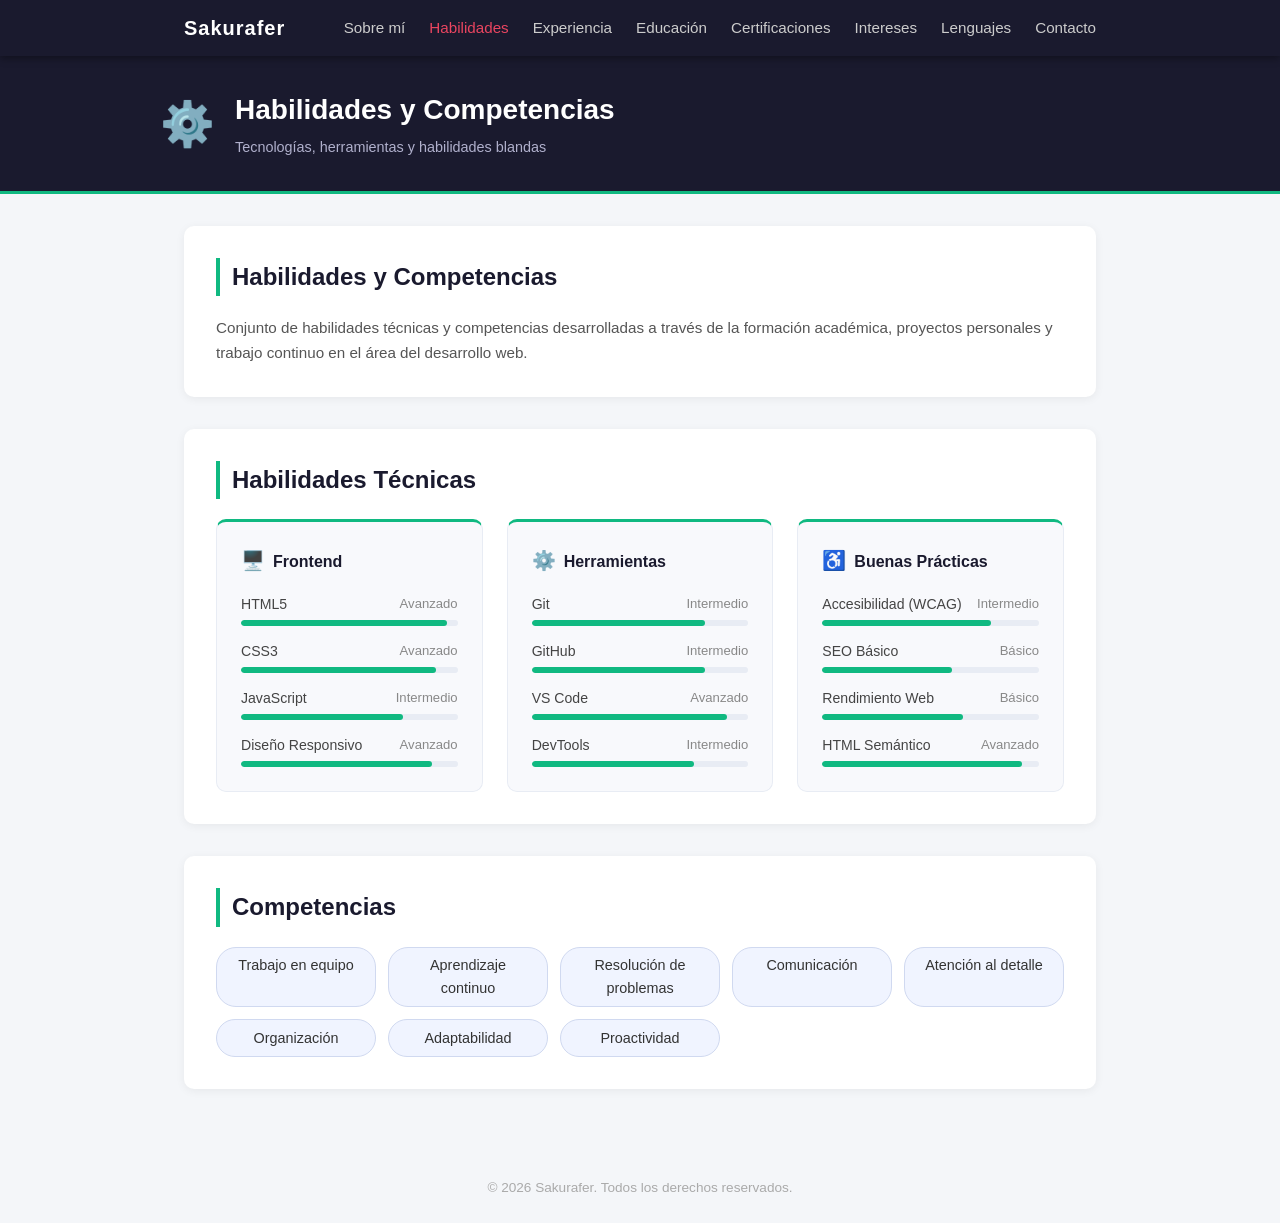
<file: skills.html>
<!DOCTYPE html>
<html lang="es">
<head>
  <meta charset="UTF-8" />
  <meta name="viewport" content="width=device-width, initial-scale=1.0" />
  <title>Habilidades – Sakurafer</title>
  <link rel="stylesheet" href="styles.css" />
</head>
<body class="page-habilidades">

  <!-- Navigation -->
  <header>
    <nav>
      <a href="index.html" class="brand">Sakurafer</a>
      <ul>
        <li><a href="index.html#about">Sobre mí</a></li>
        <li><a href="skills.html" class="active">Habilidades</a></li>
        <li><a href="experiencia.html">Experiencia</a></li>
        <li><a href="educacion.html">Educación</a></li>
        <li><a href="certificaciones.html">Certificaciones</a></li>
        <li><a href="intereses.html">Intereses</a></li>
        <li><a href="lenguajes.html">Lenguajes</a></li>
        <li><a href="index.html#contact">Contacto</a></li>
      </ul>
    </nav>
  </header>

  <!-- Page banner -->
  <div class="page-banner">
    <div class="banner-inner">
      <span class="banner-icon">⚙️</span>
      <div class="banner-text">
        <h1>Habilidades y Competencias</h1>
        <p>Tecnologías, herramientas y habilidades blandas</p>
      </div>
    </div>
  </div>

  <main>

    <!-- Intro -->
    <section id="skills-intro">
      <h2>Habilidades y Competencias</h2>
      <p class="intro-text">
        Conjunto de habilidades técnicas y competencias desarrolladas a través de la
        formación académica, proyectos personales y trabajo continuo en el área del
        desarrollo web.
      </p>
    </section>

    <!-- Technical Skills -->
    <section id="skills-tecnicas">
      <h2>Habilidades Técnicas</h2>
      <div class="categories-grid">

        <div class="category-card">
          <h3><span class="cat-icon">🖥️</span> Frontend</h3>
          <ul class="skill-list">
            <li class="skill-item">
              <div class="skill-label"><span>HTML5</span><span class="level">Avanzado</span></div>
              <div class="skill-bar"><div class="skill-bar-fill" style="width:95%"></div></div>
            </li>
            <li class="skill-item">
              <div class="skill-label"><span>CSS3</span><span class="level">Avanzado</span></div>
              <div class="skill-bar"><div class="skill-bar-fill" style="width:90%"></div></div>
            </li>
            <li class="skill-item">
              <div class="skill-label"><span>JavaScript</span><span class="level">Intermedio</span></div>
              <div class="skill-bar"><div class="skill-bar-fill" style="width:75%"></div></div>
            </li>
            <li class="skill-item">
              <div class="skill-label"><span>Diseño Responsivo</span><span class="level">Avanzado</span></div>
              <div class="skill-bar"><div class="skill-bar-fill" style="width:88%"></div></div>
            </li>
          </ul>
        </div>

        <div class="category-card">
          <h3><span class="cat-icon">⚙️</span> Herramientas</h3>
          <ul class="skill-list">
            <li class="skill-item">
              <div class="skill-label"><span>Git</span><span class="level">Intermedio</span></div>
              <div class="skill-bar"><div class="skill-bar-fill" style="width:80%"></div></div>
            </li>
            <li class="skill-item">
              <div class="skill-label"><span>GitHub</span><span class="level">Intermedio</span></div>
              <div class="skill-bar"><div class="skill-bar-fill" style="width:80%"></div></div>
            </li>
            <li class="skill-item">
              <div class="skill-label"><span>VS Code</span><span class="level">Avanzado</span></div>
              <div class="skill-bar"><div class="skill-bar-fill" style="width:90%"></div></div>
            </li>
            <li class="skill-item">
              <div class="skill-label"><span>DevTools</span><span class="level">Intermedio</span></div>
              <div class="skill-bar"><div class="skill-bar-fill" style="width:75%"></div></div>
            </li>
          </ul>
        </div>

        <div class="category-card">
          <h3><span class="cat-icon">♿</span> Buenas Prácticas</h3>
          <ul class="skill-list">
            <li class="skill-item">
              <div class="skill-label"><span>Accesibilidad (WCAG)</span><span class="level">Intermedio</span></div>
              <div class="skill-bar"><div class="skill-bar-fill" style="width:78%"></div></div>
            </li>
            <li class="skill-item">
              <div class="skill-label"><span>SEO Básico</span><span class="level">Básico</span></div>
              <div class="skill-bar"><div class="skill-bar-fill" style="width:60%"></div></div>
            </li>
            <li class="skill-item">
              <div class="skill-label"><span>Rendimiento Web</span><span class="level">Básico</span></div>
              <div class="skill-bar"><div class="skill-bar-fill" style="width:65%"></div></div>
            </li>
            <li class="skill-item">
              <div class="skill-label"><span>HTML Semántico</span><span class="level">Avanzado</span></div>
              <div class="skill-bar"><div class="skill-bar-fill" style="width:92%"></div></div>
            </li>
          </ul>
        </div>

      </div>
    </section>

    <!-- Soft Skills -->
    <section id="skills-blandas">
      <h2>Competencias</h2>
      <div class="soft-skills-grid">
        <span class="skill-tag">Trabajo en equipo</span>
        <span class="skill-tag">Aprendizaje continuo</span>
        <span class="skill-tag">Resolución de problemas</span>
        <span class="skill-tag">Comunicación</span>
        <span class="skill-tag">Atención al detalle</span>
        <span class="skill-tag">Organización</span>
        <span class="skill-tag">Adaptabilidad</span>
        <span class="skill-tag">Proactividad</span>
      </div>
    </section>

  </main>

  <footer>
    <p>&copy; <span id="year">2026</span> Sakurafer. Todos los derechos reservados.</p>
  </footer>

  <script>
    document.getElementById('year').textContent = new Date().getFullYear();
  </script>

</body>
</html>
</file>
<file: styles.css>
/* ============================================================
   CV Sakurafer – Global Stylesheet
   Design: dark navy (#1a1a2e) + accent red (#e94560)
   ============================================================ */

/* ---------- Reset & base ---------- */
*, *::before, *::after { box-sizing: border-box; margin: 0; padding: 0; }
html { scroll-behavior: smooth; }
body {
  font-family: 'Segoe UI', Tahoma, Geneva, Verdana, sans-serif;
  background: #f4f6f9;
  color: #333;
  line-height: 1.6;
}

/* ---------- Navigation ---------- */
header {
  background: #1a1a2e;
  color: #fff;
  position: sticky;
  top: 0;
  z-index: 100;
  box-shadow: 0 2px 8px rgba(0,0,0,.4);
}
nav {
  max-width: 960px;
  margin: 0 auto;
  display: flex;
  justify-content: space-between;
  align-items: center;
  padding: 0.75rem 1.5rem;
}
nav .brand {
  font-size: 1.25rem;
  font-weight: 700;
  letter-spacing: 1px;
  text-decoration: none;
  color: #fff;
}
nav ul { list-style: none; display: flex; gap: 1.5rem; }
nav a {
  color: #ccc;
  text-decoration: none;
  font-size: 0.95rem;
  transition: color .2s;
}
nav a:hover, nav a.active { color: #e94560; }

/* ---------- Main content ---------- */
main { max-width: 960px; margin: 0 auto; padding: 2rem 1.5rem; }

section {
  background: #fff;
  border-radius: 10px;
  padding: 2rem;
  margin-bottom: 2rem;
  box-shadow: 0 2px 10px rgba(0,0,0,.06);
}

section h2 {
  font-size: 1.5rem;
  margin-bottom: 1.25rem;
  color: #1a1a2e;
  border-left: 4px solid #e94560;
  padding-left: .75rem;
}

/* ---------- Hero / About (index.html) ---------- */
#about {
  display: flex;
  align-items: center;
  gap: 2rem;
  flex-wrap: wrap;
}
.avatar {
  width: 120px;
  height: 120px;
  border-radius: 50%;
  background: #e94560;
  display: flex;
  align-items: center;
  justify-content: center;
  font-size: 3rem;
  color: #fff;
  flex-shrink: 0;
}
.about-text h1 { font-size: 2rem; color: #1a1a2e; }
.about-text .tagline { color: #e94560; font-size: 1.05rem; margin: .25rem 0 .75rem; }

/* ---------- Skills grid (index.html) ---------- */
.skills-grid {
  display: grid;
  grid-template-columns: repeat(auto-fill, minmax(140px, 1fr));
  gap: .75rem;
}
.skill-tag {
  background: #f0f4ff;
  border: 1px solid #d0d9f0;
  border-radius: 20px;
  padding: .4rem 1rem;
  text-align: center;
  font-size: .9rem;
  transition: background .2s, color .2s, border-color .2s;
}
.skill-tag:hover { background: #e94560; color: #fff; border-color: #e94560; }

/* ---------- Experience / Education entries ---------- */
.entry { margin-bottom: 1.5rem; }
.entry:last-child { margin-bottom: 0; }
.experience-list,
.education-list,
.certifications-list {
  list-style: none;
  display: flex;
  flex-direction: column;
  gap: 0;
}
.experience-list .entry,
.education-list .entry,
.certifications-list .entry {
  padding: 1.5rem 0;
  border-bottom: 1px solid #f0f0f0;
  margin-bottom: 0;
}
.experience-list .entry:first-child,
.education-list .entry:first-child,
.certifications-list .entry:first-child { padding-top: 0; }
.experience-list .entry:last-child,
.education-list .entry:last-child,
.certifications-list .entry:last-child { border-bottom: none; padding-bottom: 0; }

.entry-header {
  display: flex;
  justify-content: space-between;
  flex-wrap: wrap;
  gap: .25rem;
  margin-bottom: .35rem;
}
.entry-header h3 { font-size: 1.1rem; color: #1a1a2e; }
.entry-header .date {
  font-size: .85rem;
  color: #888;
  white-space: nowrap;
}
.entry-company,
.entry-institution,
.entry-issuer { font-weight: 600; color: #e94560; margin-bottom: .35rem; }
.entry p { font-size: .95rem; color: #555; }
.entry ul {
  margin-top: .5rem;
  padding-left: 1.25rem;
  font-size: .95rem;
  color: #555;
}
.entry ul li { margin-bottom: .25rem; }

.entry-credential {
  display: inline-block;
  font-size: .8rem;
  font-weight: 600;
  color: #fff;
  background: #1a1a2e;
  border-radius: 20px;
  padding: .15rem .75rem;
  margin-bottom: .5rem;
}

/* ---------- Contact (index.html) ---------- */
.contact-list { list-style: none; display: flex; flex-direction: column; gap: .75rem; }
.contact-list li { display: flex; align-items: center; gap: .6rem; }
.contact-list a { color: #1a1a2e; text-decoration: none; }
.contact-list a:hover { color: #e94560; }
.contact-icon { font-size: 1.2rem; }

/* ---------- Header card (header.html) ---------- */
.cv-header {
  max-width: 960px;
  margin: 2rem auto;
  padding: 0 1.5rem;
}
.cv-header-card {
  background: #fff;
  border-radius: 10px;
  padding: 2rem;
  box-shadow: 0 2px 10px rgba(0,0,0,.06);
  display: flex;
  align-items: center;
  gap: 2rem;
  flex-wrap: wrap;
}
.header-text h1 { font-size: 2rem; color: #1a1a2e; }
.header-text .tagline {
  color: #e94560;
  font-size: 1.05rem;
  margin: .25rem 0 .75rem;
  font-weight: 600;
}
.header-text .intro { font-size: .95rem; color: #555; }

/* ---------- Intro text (skills / interests / languages) ---------- */
.intro-text { font-size: .95rem; color: #555; }

/* ---------- Skill categories grid (skills.html) ---------- */
.categories-grid {
  display: grid;
  grid-template-columns: repeat(auto-fill, minmax(260px, 1fr));
  gap: 1.5rem;
}
.category-card {
  background: #f8f9fc;
  border: 1px solid #e8ecf4;
  border-radius: 10px;
  padding: 1.5rem;
}
.category-card h3 {
  font-size: 1rem;
  color: #1a1a2e;
  margin-bottom: 1rem;
  display: flex;
  align-items: center;
  gap: .5rem;
}
.category-card h3 .cat-icon { font-size: 1.2rem; }

/* ---------- Skill bars (skills.html) ---------- */
.skill-list {
  list-style: none;
  display: flex;
  flex-direction: column;
  gap: .85rem;
}
.skill-item { display: flex; flex-direction: column; gap: .3rem; }
.skill-label {
  display: flex;
  justify-content: space-between;
  font-size: .88rem;
  color: #444;
}
.skill-label .level { color: #888; font-size: .82rem; }
.skill-bar {
  height: 6px;
  background: #e8ecf4;
  border-radius: 20px;
  overflow: hidden;
}
.skill-bar-fill {
  height: 100%;
  background: #e94560;
  border-radius: 20px;
  transition: width .6s ease;
}

/* ---------- Soft skills tags (skills.html) ---------- */
.soft-skills-grid {
  display: grid;
  grid-template-columns: repeat(auto-fill, minmax(140px, 1fr));
  gap: .75rem;
}

/* ---------- Interest cards (intereses.html) ---------- */
.interests-grid {
  display: grid;
  grid-template-columns: repeat(auto-fill, minmax(260px, 1fr));
  gap: 1.5rem;
}
.interest-card {
  background: #f8f9fc;
  border: 1px solid #e8ecf4;
  border-radius: 10px;
  padding: 1.5rem;
  transition: box-shadow .2s, transform .2s;
}
.interest-card:hover {
  box-shadow: 0 4px 16px rgba(0,0,0,.1);
  transform: translateY(-2px);
}
.interest-card .card-icon {
  font-size: 2rem;
  margin-bottom: .75rem;
  display: block;
}
.interest-card h3 {
  font-size: 1.05rem;
  color: #1a1a2e;
  margin-bottom: .5rem;
}
.interest-card p { font-size: .9rem; color: #555; }

/* ---------- Hobby tags (intereses.html) ---------- */
.hobbies-grid {
  display: grid;
  grid-template-columns: repeat(auto-fill, minmax(140px, 1fr));
  gap: .75rem;
}
.hobby-tag {
  background: #f0f4ff;
  border: 1px solid #d0d9f0;
  border-radius: 20px;
  padding: .4rem 1rem;
  text-align: center;
  font-size: .9rem;
  transition: background .2s, color .2s, border-color .2s;
}
.hobby-tag:hover { background: #e94560; color: #fff; border-color: #e94560; }

/* ---------- Language cards (lenguajes.html) ---------- */
.languages-grid {
  display: grid;
  grid-template-columns: repeat(auto-fill, minmax(260px, 1fr));
  gap: 1.5rem;
}
.language-card {
  background: #f8f9fc;
  border: 1px solid #e8ecf4;
  border-radius: 10px;
  padding: 1.5rem;
  transition: box-shadow .2s, transform .2s;
}
.language-card:hover {
  box-shadow: 0 4px 16px rgba(0,0,0,.1);
  transform: translateY(-2px);
}
.language-card-header {
  display: flex;
  align-items: center;
  gap: .75rem;
  margin-bottom: 1rem;
}
.language-flag { font-size: 2rem; line-height: 1; }
.language-info { flex: 1; }
.language-info h3 {
  font-size: 1.05rem;
  color: #1a1a2e;
  margin-bottom: .25rem;
}
.language-level {
  display: inline-block;
  font-size: .78rem;
  font-weight: 600;
  color: #fff;
  background: #e94560;
  border-radius: 20px;
  padding: .1rem .65rem;
}
.language-bar {
  height: 6px;
  background: #e8ecf4;
  border-radius: 20px;
  overflow: hidden;
  margin-bottom: .75rem;
}
.language-bar-fill {
  height: 100%;
  background: #e94560;
  border-radius: 20px;
  transition: width .6s ease;
}
.language-desc { font-size: .88rem; color: #555; }

/* ---------- CEFR reference table (lenguajes.html) ---------- */
.cefr-table {
  width: 100%;
  border-collapse: collapse;
  font-size: .88rem;
}
.cefr-table th,
.cefr-table td {
  text-align: left;
  padding: .6rem .75rem;
  border-bottom: 1px solid #f0f0f0;
}
.cefr-table th {
  color: #1a1a2e;
  font-weight: 600;
  background: #f8f9fc;
}
.cefr-table td { color: #555; }
.cefr-table tr:last-child td { border-bottom: none; }
.cefr-badge {
  display: inline-block;
  font-size: .78rem;
  font-weight: 700;
  color: #fff;
  background: #1a1a2e;
  border-radius: 4px;
  padding: .1rem .45rem;
}

/* ---------- Footer ---------- */
footer {
  text-align: center;
  padding: 1.5rem;
  color: #aaa;
  font-size: .85rem;
}

/* ============================================================
   Page banners – displayed between nav and main on section pages
   ============================================================ */
.page-banner {
  background: #1a1a2e;
  border-bottom: 3px solid #e94560;
  padding: 2rem 1.5rem;
}
.page-banner .banner-inner {
  max-width: 960px;
  margin: 0 auto;
  display: flex;
  align-items: center;
  gap: 1.25rem;
}
.page-banner .banner-icon {
  font-size: 2.75rem;
  line-height: 1;
  flex-shrink: 0;
}
.page-banner .banner-text h1 {
  font-size: 1.75rem;
  font-weight: 700;
  color: #fff;
  margin-bottom: .2rem;
}
.page-banner .banner-text p {
  color: #b0b0cc;
  font-size: .9rem;
}

/* ============================================================
   Section-specific accent colours
   Each .page-* class on <body> scopes colour overrides
   ============================================================ */

/* --- Experiencia (default red accent, kept unchanged) --- */
.page-experiencia .page-banner { border-bottom-color: #e94560; }

/* --- Educación (blue accent) --- */
.page-educacion .page-banner { border-bottom-color: #3b82f6; }
.page-educacion section h2 { border-left-color: #3b82f6; color: #1a1a2e; }
.page-educacion .entry-institution { color: #3b82f6; }
.page-educacion .entry-credential { background: #3b82f6; }

/* --- Habilidades (green accent) --- */
.page-habilidades .page-banner { border-bottom-color: #10b981; }
.page-habilidades section h2 { border-left-color: #10b981; color: #1a1a2e; }
.page-habilidades .skill-bar-fill { background: #10b981; }
.page-habilidades .skill-tag:hover { background: #10b981; border-color: #10b981; }
.page-habilidades .category-card { border-top: 3px solid #10b981; }

/* --- Certificaciones (amber accent) --- */
.page-certificaciones .page-banner { border-bottom-color: #f59e0b; }
.page-certificaciones section h2 { border-left-color: #f59e0b; color: #1a1a2e; }
.page-certificaciones .entry-issuer { color: #f59e0b; }
.page-certificaciones .entry-credential { background: #f59e0b; color: #1a1a2e; }

/* --- Intereses (purple accent) --- */
.page-intereses .page-banner { border-bottom-color: #8b5cf6; }
.page-intereses section h2 { border-left-color: #8b5cf6; color: #1a1a2e; }
.page-intereses .hobby-tag:hover { background: #8b5cf6; border-color: #8b5cf6; }
.page-intereses .interest-card { border-top: 3px solid #8b5cf6; }
.page-intereses .interest-card:hover { box-shadow: 0 4px 16px rgba(139,92,246,.15); }

/* --- Lenguajes (cyan accent) --- */
.page-lenguajes .page-banner { border-bottom-color: #06b6d4; }
.page-lenguajes section h2 { border-left-color: #06b6d4; color: #1a1a2e; }
.page-lenguajes .language-bar-fill { background: #06b6d4; }
.page-lenguajes .language-level { background: #06b6d4; }
.page-lenguajes .language-card { border-top: 3px solid #06b6d4; }
.page-lenguajes .language-card:hover { box-shadow: 0 4px 16px rgba(6,182,212,.15); }
</file>
